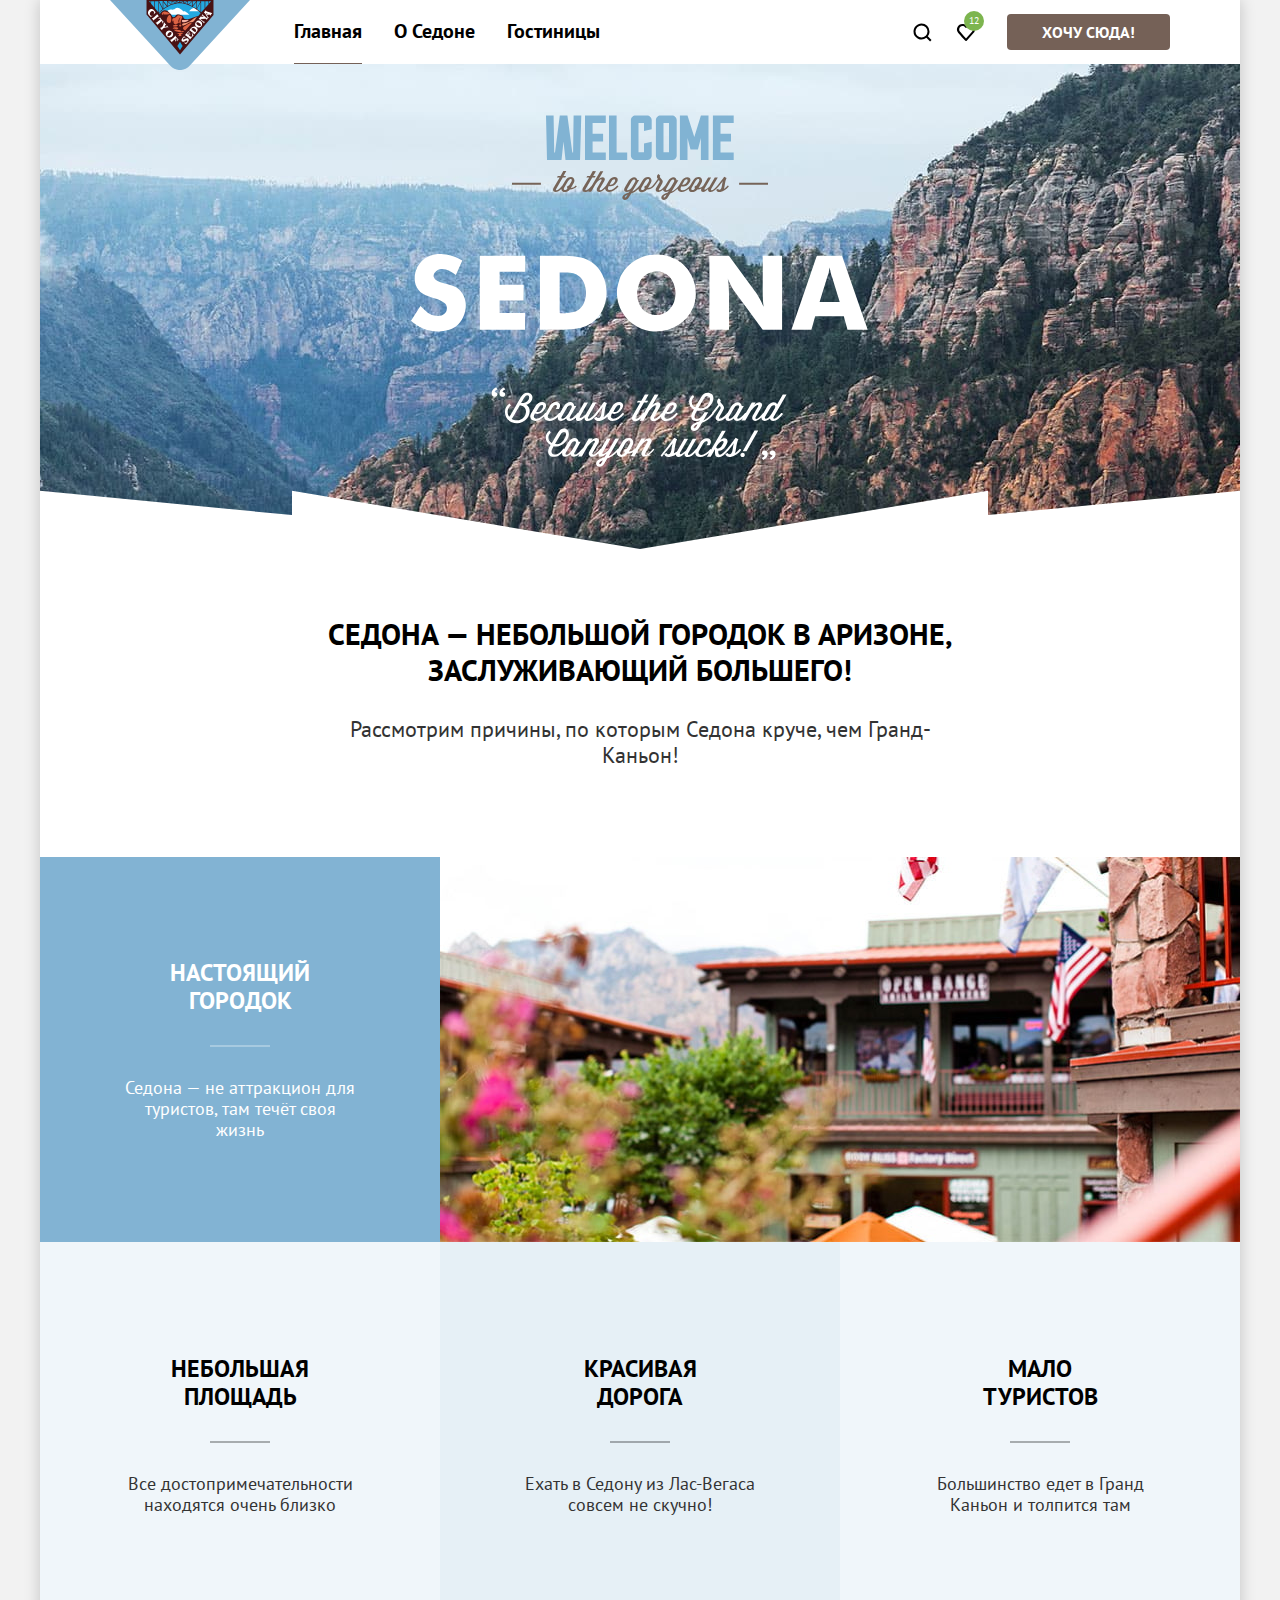
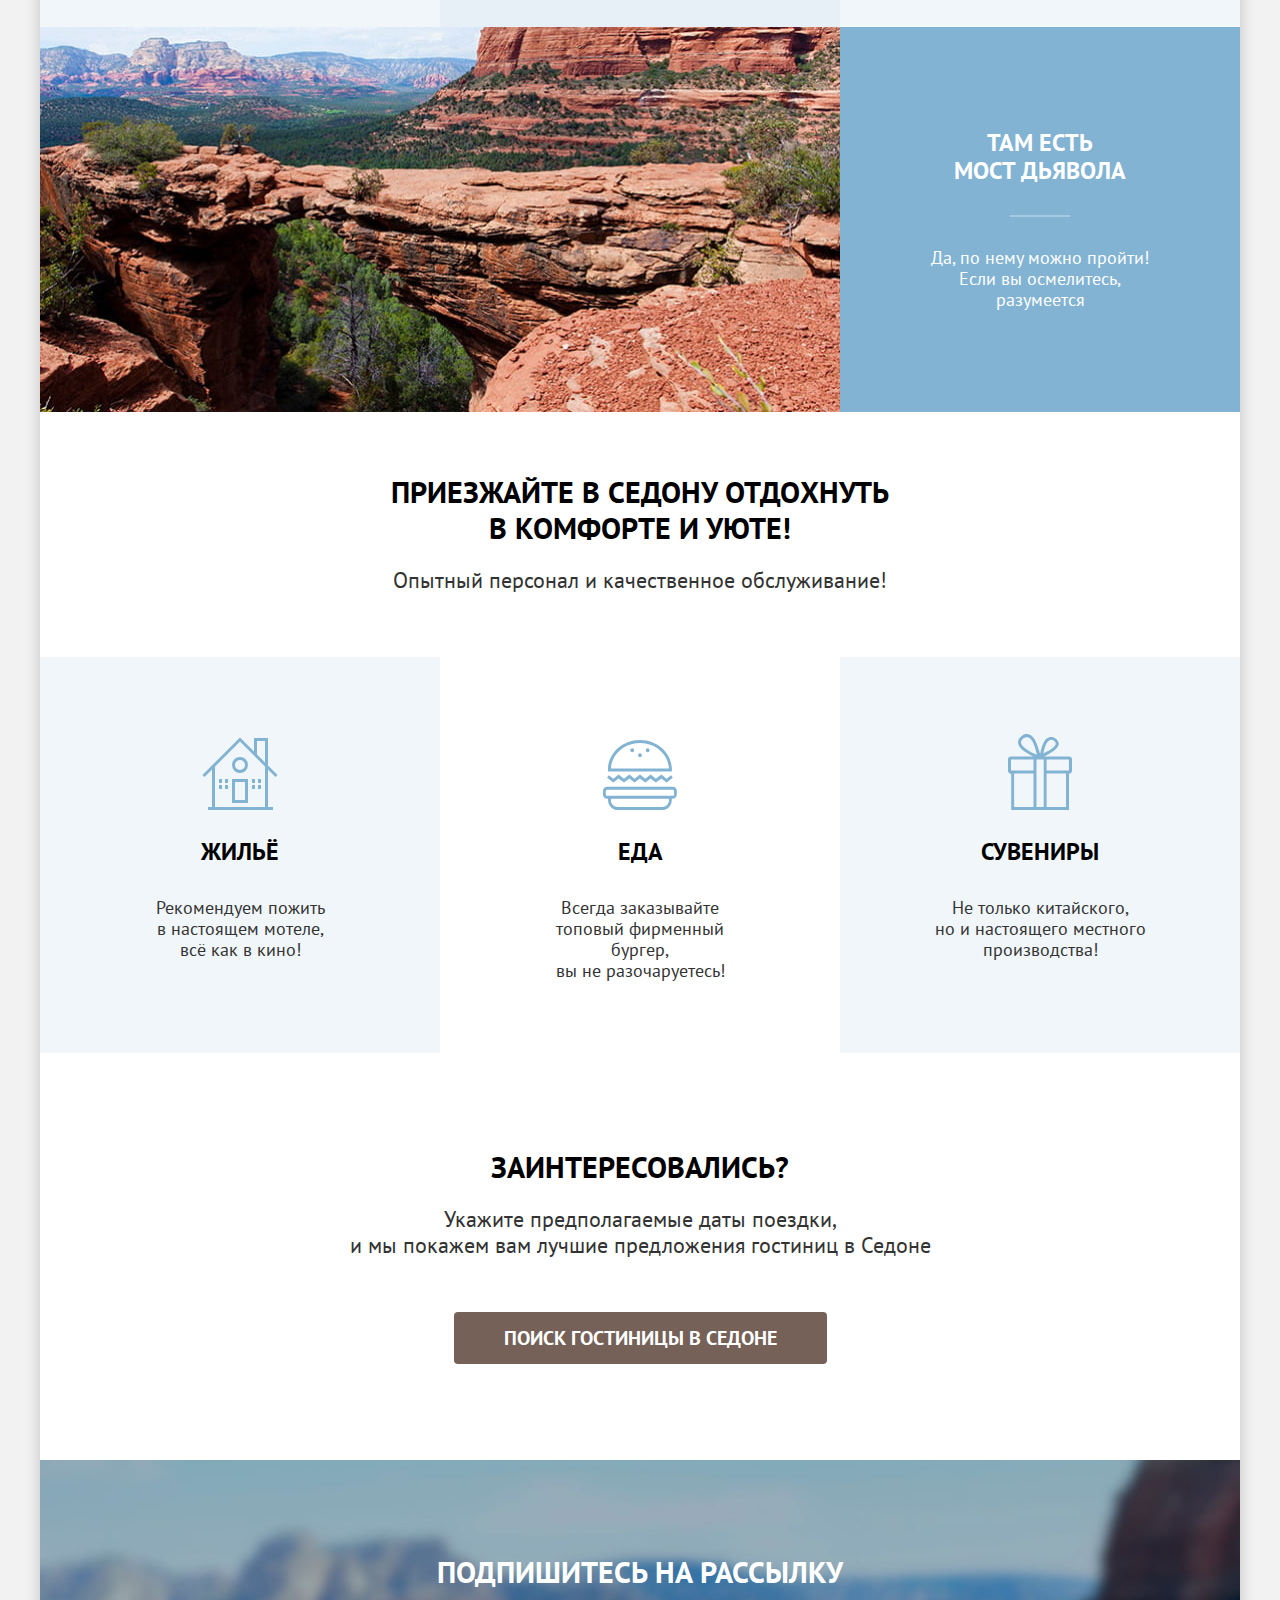
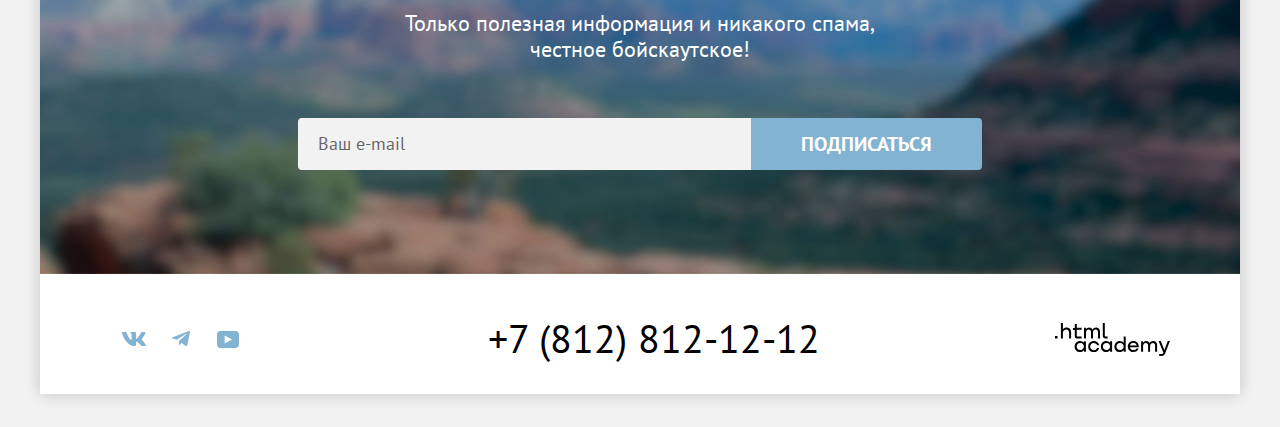
<file: index.html>
<!DOCTYPE html>
<html lang="ru">
  <head>
    <meta charset="utf-8">
    <title>HTML Academy: Седона</title>
    <link rel="icon" href="favicon.ico">
    <link rel="stylesheet" href="styles/styles.css">
  </head>
  <body>
    <div class="page-content-container">

      <!--Page-header-->
      <header class="page-header container" data-test="header">
        <nav class="navigation">
          <div class="navigation-primary">
            <a class="navigation-logo" href="" aria-current="page">
              <img class="page-header-logo" src="images/vector/sedona-logo.svg" alt="Логотип города Седона" width="140" height="70">
            </a>
            <ul class="navigation-list heading-4">
              <li class="navigation-item">
                <a class="navigation-link active" href="" aria-current="page">Главная</a>
              </li>
              <li class="navigation-item">
                <a class="navigation-link default" href="#">О Седоне</a>
              </li>
              <li class="navigation-item">
                <a class="navigation-link default" href="catalog.html">Гостиницы</a>
              </li>
            </ul>
          </div>
          <div class="navigation-secondary">
            <ul class="navigation-icons">
              <li class="navigation-menu-item">
                <a class="navigation-icon" href="#">
                  <span class="visually-hidden">Поиск</span>
                  <svg class="icon" width="20" height="20">
                    <use xlink:href="images/sprite.svg#search"></use>
                  </svg>
                </a>
              </li>
              <li class="navigation-menu-item">
                <a class="navigation-icon" href="#">
                  <span class="visually-hidden">Избранное</span>
                  <span class="navigation-counter text-micro">12
                  </span>
                  <svg class="icon" width="20" height="20">
                    <use xlink:href="images/sprite.svg#favorite"></use>
                  </svg>
                </a>
              </li>
            </ul>
            <div class="navigation-controls">
              <button class="button button-400 button-brown text-button-small" type="button">Хочу сюда!</button>
            </div>
          </div>
        </nav>
      </header>

      <!--Main-->
      <main class="main-index" data-test="main">

        <!--hero-->
        <section class="hero container" data-test="hero">
          <h1 class="visually-hidden">Добро пожаловать в Седону</h1>
          <img class="hero-image" src="images/vector/hero-image.svg" alt="Welcome to the gorgeous Sedona. Because the Grand Canyon sucks!" width="458" height="352">
        </section>

        <!--advantages-->
        <section class="advantages" data-test="advantages">
          <h2 class="visually-hidden">Преимущества городка</h2>

          <!--advantages-promo-->
          <div class="promo promo-special">
            <div class="title-caption">
              <p class="heading-2">Седона — небольшой городок в Аризоне, заслуживающий большего!</p>
              <p class="text-basic">Рассмотрим причины, по которым Седона круче, чем Гранд-Каньон!</p>
            </div>
          </div>

          <!--advantages-grid-->
          <ul class="advantages-grid advantages-first-grid">
            <li class="advantages-wrapper wrapper-blue">
              <div class="advantages-wrapper-content">
                <h3 class="heading-3">Настоящий городок</h3>
                <p class="text-blocks">Седона — не аттракцион для туристов, там течёт своя жизнь</p>
              </div>
            </li>
            <li class="advantages-image first-advantages-image">
            </li>
            <li class="advantages-wrapper wrapper-light-grey">
              <div class="advantages-wrapper-content">
                <h3 class="heading-3">Небольшая площадь</h3>
                <p class="text-blocks">Все достопримечательности находятся очень близко</p>
              </div>
            </li>
            <li class="advantages-wrapper wrapper-grey">
              <div class="advantages-wrapper-content">
                <h3 class="heading-3">Красивая дорога</h3>
                <p class="text-blocks">Ехать в Седону из Лас-Вегаса совсем не скучно!</p>
              </div>
            </li>
            <li class="advantages-wrapper wrapper-light-grey">
              <div class="advantages-wrapper-content">
                <h3 class="heading-3">Мало туристов</h3>
                <p class="text-blocks">Большинство едет в Гранд Каньон и толпится там</p>
              </div>
            </li>
            <li class="advantages-image second-advantages-image">
            </li>
            <li class="advantages-wrapper wrapper-blue">
              <div class="advantages-wrapper-content">
                <h3 class="heading-3">Там есть мост дьявола</h3>
                <p class="text-blocks">Да, по нему можно пройти! Если вы осмелитесь, разумеется</p>
              </div>
            </li>
          </ul>

          <!--advantages-promo-->
          <div class="promo">
            <div class="title-caption">
              <p class="heading-2">Приезжайте в Седону отдохнуть в&nbsp;комфорте и уюте!</p>
              <p class="text-basic">Опытный персонал и качественное обслуживание!</p>
            </div>
          </div>

          <!--advantages-grid-->
          <ul class="advantages-grid" data-test="service">
            <li class="advantages-wrapper-icon wrapper-light-grey">
              <div class="advantages-wrapper-content">
                <svg class="icon" width="84" height="84">
                  <use xlink:href="images/sprite.svg#home"></use>
                </svg>
                <h3 class="heading-3">Жильё</h3>
                <p class="text-blocks advantage-housing">Рекомендуем пожить в&nbsp;настоящем мотеле, всё как в&nbsp;кино!</p>
              </div>
            </li>
            <li class="advantages-wrapper-icon">
              <div class="advantages-wrapper-content">
                <svg class="icon" width="84" height="84">
                  <use xlink:href="images/sprite.svg#burger"></use>
                </svg>
                <h3 class="heading-3">Еда</h3>
                <p class="text-blocks advantage-food">Всегда заказывайте топовый&nbsp;фирменный бургер, вы&nbsp;не&nbsp;разочаруетесь!</p>
              </div>
            </li>
            <li class="advantages-wrapper-icon wrapper-light-grey">
              <div class="advantages-wrapper-content">
                <svg class="icon" width="84" height="84">
                  <use xlink:href="images/sprite.svg#present"></use>
                </svg>
                <h3 class="heading-3">Сувениры</h3>
                <p class="text-blocks">Не только китайского, но&nbsp;и&nbsp;настоящего местного производства!</p>
              </div>
            </li>
          </ul>
        </section>

        <!--hotel-search-->
        <section class="hotel-search" data-test="search">
          <h2 class="visually-hidden">Поиск гостиницы</h2>
          <div class="title-caption">
            <p class="heading-2">Заинтересовались?</p>
            <p class="text-basic">Укажите предполагаемые даты поездки,<br> и мы покажем вам лучшие предложения гостиниц в Седоне</p>
          </div>
          <button class="button button-500 button-brown text-button-big" type="button">Поиск гостиницы в седоне</button>
        </section>

        <!--subscribe-->
        <section class="subscribe" data-test="subscribe">
          <div class="title-caption-invert">
            <h2 class="heading-2">Подпишитесь на рассылку</h2>
            <p class="text-basic">Только полезная информация и никакого спама, честное бойскаутское!</p>
          </div>
          <form class="subscribe-form" action="https://echo.htmlacademy.ru/" method="post">
            <input class="subscribe-email-field text-checkbox" type="email" id="user-email" name="user-email" placeholder="Ваш e-mail">
            <button class="button button-500 button-blue text-button-big" type="submit">Подписаться</button>
          </form>
        </section>
      </main>

      <!--page-footer-->
      <footer class="page-footer container" data-test="footer">
        <ul class="social-list">
          <li class="social-item">
            <a class="social-button" href="https://vk.com/htmlacademy" target="_blank">
              <svg class="icon" width="24" height="14">
                <use xlink:href="images/sprite.svg#social-vk"></use>
              </svg>
              <span class="visually-hidden">VK</span>
            </a>
          </li>
          <li class="social-item">
            <a class="social-button" href="https://t.me/htmlacademy" target="_blank">
              <svg class="icon" width="18" height="16">
                <use xlink:href="images/sprite.svg#social-telegram"></use>
              </svg>
              <span class="visually-hidden">Telegram</span>
            </a>
          </li>
          <li class="social-item">
            <a class="social-button" href="https://www.youtube.com/user/htmlacademyru" target="_blank">
              <svg class="icon" width="22" height="17">
                <use xlink:href="images/sprite.svg#social-youtube"></use>
              </svg>
              <span class="visually-hidden">YouTube</span>
            </a>
          </li>
        </ul>
        <a class="footer-phone text-phone" href="tel:+78128121212">+7 (812) 812-12-12</a>
        <a class="footer-logo" href="https://htmlacademy.ru/" target="_blank">
          <span class="visually-hidden">Ссылка на сайт html academy</span>
          <svg class="icon htmlacademy-logo" width="115" height="33">
            <use xlink:href="images/sprite.svg#htmlacademy-logo"></use>
          </svg>
        </a>
      </footer>
    </div>

    <!-- modal -->
    <!-- добавить класс modal-container-active, чтобы модальное окно отображалось -->
    <div class="modal-container">
      <div class="modal">
        <button class="modal-close-button" type="button">
          <span class="visually-hidden">Закрыть окно</span>
          <svg class="icon" width="20" height="20">
            <use xlink:href="images/sprite.svg#cross"></use>
          </svg>
        </button>
        <section class="modal-content">
          <header class="modal-header">
            <h2 class="heading-2">Поиск гостиницы в Седоне</h2>
          </header>
          <form class="hotel-search-form" action="https://echo.htmlacademy.ru/" method="post">

            <!-- сетка полей -->
            <div class="hotel-search-form-fields">

              <!-- поле 1 -->
              <div class="form-label">
                <label class="heading-4" for="hotel-search-form-check-in-date">
                  Дата Заезда:
                </label>
              </div>
              <div class="input-field-caption">
                <input class="field input-field text-input fill-field" id="hotel-search-form-check-in-date" type="date" name="check-in-date" value="2020-04-17" required>
                <!-- заменить класс на input-field-caption-none для span, чтобы не было подписи -->
                <span class="input-field-caption-error text-small">Мы не можем отправить вас в прошлое.</span>
              </div>

              <!-- поле 2 -->
              <div class="form-label">
                <label class="heading-4" for="hotel-search-form-check-out-date">
                Дата Выезда:
                </label>
              </div>
              <div class="input-field-caption">
                <input class="field input-field text-input fill-field" id="hotel-search-form-check-out-date" type="date" name="check-out-date" value="2023-09-01" required>
                <span class="input-field-caption-caption text-small">На эти даты есть свободные номера. Пока есть.</span>
              </div>

              <!-- поле 3 -->
              <div class="form-label">
                <label class="heading-4" for="hotel-search-form-adult-counter-field">
                  Взрослые:
                </label>
              </div>
              <div class="input-field-counter">
                <button class="input-number-change-button" type="button">
                  <span class="visually-hidden">Уменьшить</span>
                  <svg class="icon" width="20" height="20">
                    <use xlink:href="images/sprite.svg#minus"></use>
                  </svg>
                </button>
                <input class="field input-field-number text-input" id="hotel-search-form-adult-counter-field" type="number" name="adult-counter-field" value="2" step="1" min="0" required>
                <button class="input-number-change-button" type="button">
                  <span class="visually-hidden">Увеличить</span>
                  <svg class="icon" width="20" height="20">
                    <use xlink:href="images/sprite.svg#plus"></use>
                  </svg>
                </button>
              </div>

              <!-- поле 4 -->
              <div class="form-label label-icon grid-cell-right-align">
                <label class="heading-4" for="hotel-search-form-children-counter-field">
                  Дети:
                </label>
                <div class="tooltip">
                  <button class="tooltip-toggle" type="button" aria-labelledby="tooltip-label-children-counter">
                    <svg class="tooltip-icon" width="20" height="20">
                      <use xlink:href="images/sprite.svg#info"></use>
                    </svg>
                  </button>
                  <div class="tooltip-description text-tooltip" role="tooltip" id="tooltip-label-children-counter">Укажите количество детей, которые будут с вами, возраст которых от 6 до 18 лет. Дети до 6 лет размещаются бесплатно.</div>
                </div>
              </div>
              <div class="input-field-counter">
                <button class="input-number-change-button" type="button">
                  <span class="visually-hidden">Увеличить</span>
                  <svg class="icon" width="20" height="20">
                    <use xlink:href="images/sprite.svg#minus"></use>
                  </svg>
                </button>
                <input class="field input-field-number text-input" id="hotel-search-form-children-counter-field" type="number" name="children-counter-field" value="2" step="1" min="0" required>
                <button class="input-number-change-button" type="button">
                  <span class="visually-hidden">Увеличить</span>
                  <svg class="icon" width="20" height="20">
                    <use xlink:href="images/sprite.svg#plus"></use>
                  </svg>
                </button>
              </div>
            </div>
            <footer class="modal-footer">
              <button class="button button-600 button-blue text-button-big" type="submit">
                Найти
              </button>
            </footer>
          </form>
        </section>
      </div>
    </div>
  </body>
</html>
</file>
<file: styles/styles.css>
*,
*::before,
*::after {
 box-sizing: border-box;
 transition-duration: 180ms;
}

body {
  margin: 0;
  font-family: "PT Sans", "Arial", sans-serif;
  font-size: 16px;
  font-style: normal;
  font-weight: 400;
  line-height: 21px;
  color: var(--text-primary);
  background-color: var(--main-gray);
}

.visually-hidden {
  position: absolute;
  width: 1px;
  height: 1px;
  margin: -1px;
  clip: rect(0 0 0 0);
}

.page-content-container {
  position: relative;
  width: 1200px;
  height: auto;
  min-height: 100vh;
  margin: auto;
  padding-bottom: 120px;
  background-color: var(--main-primary);
  box-shadow: rgb(0 0 0 / 0.2) 0 0 15px 0;
}

.icon {
  fill: var(--icon-primary);
}

.container {
  padding: 0 70px;
}






/* colors */


:root{

  /* main */

  --main-primary: #ffffff;
  --main-secondary: #e6e6e6;
  --main-light:rgba(131, 179, 211, 0.2);
  --main-extra-light:rgba(131, 179, 211, 0.12);

  --main-brown:#756157;
  --main-brown-hover: #615048;

  --main-blue:#82b3d3;
  --main-blue-hover:#68a2ca;

  --main-green:#7db54f;
  --main-green-hover:#6c9e42;

  --main-gray: #f2f2f2;
  --main-gray-hover: #e6e6e6;

  --main-disabled: #e5e5e5;

  --main-dark: #333333;

  /* text */

  --text-primary:#000000;
  --text-secondary:#333333;

  --text-primary-invert:#ffffff;
  --text-secondary-invert:rgba(255, 255, 255, 0.6);
  --text-tertiary-invert:rgba(255, 255, 255, 0.3);

  --text-primary-hover:#756157;
  --text-primary-active:rgba(117, 97, 87, 0.3);
  --text-primary-focus:#756157;

  --text-error:#ff5757;

  /* icon */

  --icon-primary:#000000;
  --icon-primary-hover:#756157;
  --icon-primary-active:rgba(117, 97, 87, 0.3);
  --icon-primary-focus:#756157;
  --icon-tertiary: rgba(0, 0, 0, 0.3);

  --icon-secondary:#83b3d3;
  --icon-secondary-hover:#68a2ca;
  --icon-secondary-active:rgba(104, 162, 202, 0.3);
  --icon-secondary-focus:#68a2ca;

  --icon-primary-invert: #ffffff;

  /* controls */

  --field-placeholder-primary: rgba(0, 0, 0, 0.6);
  --field-placeholder-secondary: rgba(0, 0, 0, 0.3);
  --buttons-disabled:#e5e5e5;

  /* extra */

  --focus: #83b3d3;
  --backdrop: rgba(242, 242, 242, 0.8);
  --range: rgba(255, 255, 255, 0.3);
  --modal-shadow: rgba(0, 0, 0, 0.15);
}




/* fonts */


@font-face {
  font-family: "PT Sans";
  font-style: normal;
  font-weight: 400;
  src: url("../fonts/ptsans-400.woff2") format("woff2");
  font-display: swap;
}

@font-face {
  font-family: "PT Sans";
  font-style: normal;
  font-weight: 700;
  src: url("../fonts/ptsans-700.woff2") format("woff2");
  font-display: swap;
}


/* font styles - headings */


.heading-1 {
  margin: 0;
  font-family: "PT Sans", "Arial", sans-serif;
  font-style: normal;
  font-size: 60px;
  line-height: 78px; /* 130% */
  font-weight: 700;
}

.heading-2 {
  margin: 0;
  font-family: "PT Sans", "Arial", sans-serif;
  font-style: normal;
  font-size: 30px;
  line-height: 36px; /* 120% */
  font-weight: 700;
  text-transform: uppercase;
}

.heading-3 {
  margin: 0;
  font-family: "PT Sans", "Arial", sans-serif;
  font-style: normal;
  font-size: 24px;
  line-height: 28px; /* 116.667% */
  font-weight: 700;
  text-transform: uppercase;
}

.heading-3-non-case {
  margin: 0;
  font-family: "PT Sans", "Arial", sans-serif;
  font-style: normal;
  font-size: 24px;
  line-height: 28px; /* 116.667% */
  font-weight: 700;
}

.heading-4 {
  margin: 0;
  font-family: "PT Sans", "Arial", sans-serif;
  font-style: normal;
  font-size: 20px;
  line-height: 24px; /* 120% */
  font-weight: 700;
}


/* font styles - inputs */


.text-button-big {
  margin: 0;
  font-family: "PT Sans", "Arial", sans-serif;
  font-style: normal;
  font-size: 20px;
  line-height: 36px; /* 180% */
  font-weight: 700;
  text-transform: uppercase;
}

.text-button-small {
  margin: 0;
  font-family: "PT Sans", "Arial", sans-serif;
  font-style: normal;
  font-size: 16px;
  line-height: 20px; /* 125% */
  font-weight: 700;
  text-transform: uppercase;
}

.text-button-like-normal {
  margin: 0;
  font-family: "PT Sans", "Arial", sans-serif;
  font-style: normal;
  font-size: 16px;
  line-height: 20px; /* 125% */
  font-weight: 400;
  text-transform: uppercase;
}

.text-button-like-nonecase {
  margin: 0;
  font-family: "PT Sans", "Arial", sans-serif;
  font-style: normal;
  font-size: 16px;
  line-height: 20px; /* 125% */
  font-weight: 400;
}

.text-checkbox {
  margin: 0;
  font-family: "PT Sans", "Arial", sans-serif;
  font-style: normal;
  font-size: 18px;
  line-height: 24px; /* 127.778% */
  font-weight: 400;
}

.text-input {
  margin: 0;
  font-family: "PT Sans", "Arial", sans-serif;
  font-style: normal;
  font-size: 18px;
  line-height: 24px; /* 133.333% */
  font-weight: 700;
}


/* font styles - text */


.text-phone {
  margin: 0;
  font-family: "PT Sans", "Arial", sans-serif;
  font-style: normal;
  font-size: 40px;
  line-height: 40px; /* 100% */
  font-weight: 400;
  text-transform: uppercase;
}

.text-blocks {
  margin: 0;
  font-family: "PT Sans", "Arial", sans-serif;
  font-style: normal;
  font-size: 18px;
  line-height: 21px; /* 116.667% */
  font-weight: 400;
}

.text-small {
  margin: 0;
  font-family: "PT Sans", "Arial", sans-serif;
  font-style: normal;
  font-size: 16px;
  line-height: 21px; /* 131.25% */
  font-weight: 400;
}

.text-basic {
  margin: 0;
  font-family: "PT Sans", "Arial", sans-serif;
  font-style: normal;
  font-size: 22px;
  line-height: 26px; /* 118.182% */
  font-weight: 400;
}

.text-input-light {
  margin: 0;
  font-family: "PT Sans", "Arial", sans-serif;
  font-style: normal;
  font-size: 18px;
  line-height: 24px; /* 133.333% */
  font-weight: 400;
}

.text-tooltip {
  margin: 0;
  font-family: "PT Sans", "Arial", sans-serif;
  font-style: normal;
  font-size: 16px;
  line-height: 20px; /* 125% */
  font-weight: 400;
}

.text-micro {
  margin: 0;
  font-family: "PT Sans", "Arial", sans-serif;
  font-style: normal;
  font-size: 10px;
  line-height: 10px; /* 100% */
  font-weight: 400;
  text-align: center;
}




/* pages styles */


/* title-caption - заголовок + подпись */


.title-caption {
  display: flex;
  flex-direction: column;
  gap: 21px;
  text-align: center;
  color: var(--text-primary);
}

.title-caption .text-basic {
  color: var(--text-secondary);
}

.title-caption-invert {
  display: flex;
  flex-direction: column;
  gap: 20px;
  text-align: center;
  color: var(--text-primary-invert);
}

.title-caption-invert .text-basic {
  color: var(--text-primary-invert);
}


/* page-header */


.navigation {
  display: flex;
  justify-content: space-between;
}

.navigation-primary { /* navigation-primary */
  position: relative;
  display: flex;
  gap: 30px;
  padding-left: 168px;
}

.navigation-logo:link {
  position: absolute;
  left: 0;
  text-decoration: none;
  z-index: 1;
}

.navigation-list {
  display: flex;
  flex-wrap: wrap;
  margin: 0;
  padding: 0;
  list-style-type: none;
}

.navigation-link:link {
  display: flex;
  flex-direction: column;
  gap: 20px;
  margin: 0 0 -1px 0;
  padding: 19px 16px 0 16px;
  color: var(--text-primary);
  text-decoration: none;
}

.navigation-link:visited {
  color: var(--text-primary);
}

.navigation-link:hover {
  color: var(--text-primary-hover);
}

.navigation-link:active {
  color: var(--text-primary-hover);
}

.navigation-link:focus-visible {
  color: var(--text-primary-hover);
}

.default::after {
  content: "";
  width: 100%;
  height: 2px;
  background-color: none;
}

.active::after {
  content: "";
  width: 100%;
  height: 2px;
  background-color: var(--text-primary-hover);
}

.navigation-secondary { /* navigation-secondary */
  display: flex;
  gap: 19px;
  height: 64px;
  min-width: fit-content;
}

.navigation-icons {
  display: flex;
  margin: 0;
  padding: 0;
  list-style-type: none;
}

.navigation-menu-item {
  position: relative;
}

.navigation-icon {
  display: flex;
  align-items: center;
  justify-content: center;
  width: 44px;
  height: 64px;
}

.navigation-icon:link .icon {
  fill: var(--icon-primary);
}

.navigation-icon:visited .icon {
  fill: var(--icon-primary);
}

.navigation-icon:hover .icon {
  fill: var(--icon-primary-hover);
}

.navigation-icon:active .icon {
  fill: var(--icon-primary-active);
}

.navigation-icon:focus-visible .icon {
  fill: var(--icon-primary-hover);
}

.navigation-counter {
  position: absolute;
  top: 11px;
  right: 4px;
  padding: 5px;
  color: var(--text-primary-invert);
  background-color: var(--main-green);
  border-radius: 10px;
}

.navigation-controls {
  display: flex;
  align-items: center;
  gap: 8px;
  height: 64px;
}


/* hero */


.hero {
  display: flex;
  flex-direction: column;
  align-items: center;
  gap: 25px;
  padding: 51px 0 82px 0;
  background-image: url(../images/background/hero-image.jpg);
  background-color: var(--main-light);
  background-size: cover;
  background-position: center;
  clip-path: polygon(100% 0, 100% 88%, 79% 93%, 79% 88%, 50% 100%, 21% 88%, 21% 93%, 0 88%, 0 0);
}

.hero-image {
  width: 458px;
}


/* advantages */


.advantages-grid { /* первая сетка с преимуществами */
  display: grid;
  grid-template-columns: repeat(3, 1fr);
  margin: 0;
  padding: 0;
  list-style-type: none;
}

.advantages-wrapper { /* обертка базовая белая */
  display: flex;
  align-items: center;
  justify-content: center;
  min-height: 385px;
  padding: 102px 16px;
  color: var(--text-primary);
  background-color: var(--main-primary);
}

.advantages-wrapper-icon { /* вариация обертки с иконкой внутри */
  display: flex;
  align-items: flex-start;
  justify-content: center;
  min-height: 385px;
  padding: 72px 16px;
  color: var(--text-primary);
  background-color: var(--main-primary);
}

.advantages-wrapper-content { /* контейнер для контента */
  display: flex;
  flex-direction: column;
  align-items: center;
  justify-content: center;
  gap: 30px;
  max-width: 230px;
  text-align: center;
}

.advantages-wrapper-icon .advantages-wrapper-content { /* контейнер для контента с иконкой */
  gap: 31px;
}

.wrapper-grey { /* цвет обертки серый */
  background-color: var(--main-light);
}

.wrapper-light-grey { /* цвет обертки светло-серый */
  background-color: var(--main-extra-light);
}

.wrapper-blue { /* цвет обертки голубой */
  color: var(--text-primary-invert);
  background-color: var(--main-blue);
}

.advantages-wrapper-content .text-blocks { /* цвет подписи */
  color: var(--text-secondary);
}

.wrapper-blue .text-blocks { /* цвет подписи голубой обертки */
  color: var(--text-primary-invert);
}

.advantages h3 { /* заголовок + разделитель */
  display: flex;
  flex-direction: column;
  align-items: center;
  gap: 30px;
  padding: 0 29px;
}

.advantages-first-grid h3::after { /* разделитель */
  content: "";
  width: 60px;
  height: 2px;
  background-color: currentColor;
  opacity: 30%;
}

.advantages-wrapper-content .icon { /* иконка */
  margin-bottom: -6px;
  fill: var(--icon-secondary);
}

.advantages-image {
  width: 100%;
  height: 100%;
  padding: 0;
  background-size: cover;
  background-position: center;
}

.first-advantages-image {
  grid-column: 2/4;
  background-image: url(../images/background/sedona-house.jpg);
  background-color: var(--main-extra-light);
}

.second-advantages-image {
  grid-column: 1/3;
  background-image: url(../images/background/canyon.jpg);
  background-color: var(--main-extra-light);
}

.advantage-housing { /* special size */
  max-width: 192px;
}


/* promo */


.promo { /* промо-заголовок + описание */
  display: flex;
  flex-direction: column;
  align-items: center;
  justify-content: center;
  padding: 62px 16px 64px 16px;
}

.promo-special { /* промоблок под hero */
  padding: 67px 16px 89px 16px ;
}

.promo .title-caption { /* контейнер с текстом в промоблоке */
  max-width: 656px;
}

.promo-special .title-caption { /* увеличенный гэп для текста */
  gap: 28px;
}


/* hotel-search */


.hotel-search {
  display: flex;
  flex-direction: column;
  align-items: center;
  justify-content: center;
  gap: 54px;
  min-height: 406px;
  padding: 96px 16px;
}

.hotel-search .title-caption {
  max-width: 656px;
}


/* subscribe */


.subscribe { /* контейнер */
  display: flex;
  flex-direction: column;
  align-items: center;
  justify-content: center;
  gap: 56px;
  min-height: 414px;
  padding: 94px 16px 104px 16px;
  background-image: url(../images/background/canyon-blur-1.jpg);
  background-color: var(--field-placeholder-primary);
  background-size: cover;
  background-position: center;
}

.subscribe-transparent { /* контейнер без фона */
  background-image: none;
  background-color: var(--main-primary);
}

.subscribe .title-caption,
.subscribe .title-caption-invert {
  max-width: 476px;
}

.subscribe-form { /* поле + кнопка */
  display: flex;
  gap: 0;
  width: 100%;
  max-width: 684px;
}

.subscribe .subscribe-email-field { /* поле */
  width: 100%;
}

.subscribe .button { /* кнопка */
  border-radius:  0 4px 4px 0;
}


/* inner-header */


.catalog-header {
  display: flex;
  flex-direction: column;
  gap: 39px;
  padding: 35px 70px 70px;
  color: var(--text-primary-invert);
  background-image: url(../images/background/canyon-blur-2.jpg);
  background-color: var(--field-placeholder-primary);
  background-size: cover;
}

.inner-header {
  display: flex;
  flex-direction: column;
  gap: 8px;
}


/* filters */


.filter-form { /* блок с фильтрами */
  display: flex;
  justify-content: space-between;
}

.filter-form-group { /* fieldset */
  display: flex;
  flex-direction: column;
  gap: 44px;
  margin: 0 40px 0 0;
  padding: 0;
  border: 0;
}

.filter-type { /* filter-type */
  margin-right: 120px;
}

.filter-cost { /* блок со стоимостью */
 max-width: 288px;
}

.filter-form-list { /* fieldset list */
  display: flex;
  flex-direction: column;
  gap: 15px;
  margin: 0;
  padding: 0;
  list-style-type: none;
}

.filter-form-title { /* fieldset title */
  margin-bottom: 32px;
  padding: 0;
}


/* поля от до */


.range-fields { /* группа полей-счетчиков */
  display: inline-flex;
  gap: 2px;
  width: 288px;
  border-radius: 4px;
}

.input-field-range { /* поле-счетчик + лейбл */
  position: relative;
  display: flex;
  width: 143px;
  align-items: center;
}

.input-field-range .field {
  display: inline-block;
  width: 100%;
  padding-right: 48px;
}

.range-field-label { /* лейбл для поля-счетчика */
  position: absolute;
  right: 20px;
  color: var(--field-placeholder-secondary);
}

.input-field-range .first-range-field { /* скругления первого поля-счетчика */
  border-radius: 4px 0 0 4px;
}

.input-field-range .second-range-field { /* скругления первого поля-счетчика */
  border-radius: 0 4px 4px 0;
}


/* filter-controls */


.filter-form-controls { /* контролы фильтров */
  display: flex;
  flex-direction: column;
  gap: 32px;
  width: 191px;
  padding-top: 56px;
}


/* listing */


.listing { /* настройка отображения + плитки + пагинация */
  display: flex;
  flex-direction: column;
  gap: 39px;
  padding: 50px 70px 60px 70px;
}


/* catalog-settings */


.catalog-settings {
  display: flex;
  justify-content: space-between;
  align-items: center;
}

.catalog-sort {
  display: flex;
  gap: 70px;
}
.catalog-view-list {
  display: flex;
  gap: 8px;
  margin: 0;
  padding: 0;
  list-style-type: none;
}


/* catalog-products */


.products { /* сетка карточек + разделитель */
  display: flex;
  flex-direction: column;
  gap: 40px;
}

.product-list { /* сетка карточек */
  display: grid;
  grid-template-columns: repeat(3, 1fr);
  grid-template-rows: repeat(2, auto);
  gap: 20px;
  margin: 0;
  padding: 0;
  list-style-type: none;
}

.products::after { /* разделитель под выдачей */
  content: '';
  width: 100%;
  height: 1px;
  background-color: var(--main-secondary);
}


/* product-item */


.product-item { /* карточка */
  display: flex;
  flex-direction: column;
  gap: 16px;
  padding: 20px 19px;
  background-color: var(--main-primary);
  border: 1px solid var(--main-secondary);
  border-radius: 4px;
}

.product-item .product-item-image {
  width: 100%;
  background-color: var(--main-light);
  object-fit: cover;
}

.product-item-parameters { /* блок с параметрами */
  display: flex;
  gap: 20px;
  justify-content: space-between;
}

.product-item-actions { /* кнопки */
  display: flex;
  gap: 20px;
}

.product-item-actions .button {
  width: 100%;
  padding-right: 12px;
  padding-left: 12px;
  text-decoration: none;
}

.rating { /* звезды + рейтинг */
  display: flex;
  align-items: center;
  gap: 20px;
}

.rating-star-list { /* список звезд */
  display: flex;
  align-items: center;
  gap: 4px;
  width: 100%;
  margin: 4px 0 0 -1px;
  padding: 0;
  list-style-type: none;
}

.rating-star .icon { /* иконка звезды */
  fill: var(--icon-secondary);
  display: block;
}

.star-not-active { /* скрытая звезда */
  display: none;
}

.rating-value { /* звезды и рейтинг */
  width: 100%;
  padding: 8px 0;
  text-align: center;
  background-color: var(--main-gray);
  border-radius: 4px;
}


/* catalog-pagination */


.pagination-list {
  display: flex;
  gap: 8px;
  margin: 0;
  padding: 0;
  list-style-type: none;
}


/* footer */


.page-footer {
  position: absolute;
  bottom: 0;
  display: flex;
  flex-wrap: wrap;
  align-items: center;
  justify-content: space-between;
  width: 100%;
  padding: 45px 70px 35px 70px;
}

.social-list {
  display: flex;
  margin: 3px 0 0 0;
  padding: 0;
  list-style-type: none;
}

.social-item {
  width: 100%;
  height: 100%;
}

.social-button { /* контейнер с иконкой соц. сети */
  display: flex;
  align-items: center;
  justify-content: center;
  width: 47px;
  height: 40px;
  outline: none;
}

.social-button:link .icon { /* ссылка на соц. сеть */
  fill: var(--icon-secondary);
}

.social-button:visited .icon {
  fill: var(--icon-secondary);
}

.social-button:hover .icon {
  fill: var(--icon-secondary-hover);
}

.social-button:active .icon {
  fill: var(--icon-secondary-active);
}

.social-button:focus-visible .icon {
  fill: var(--icon-secondary-hover);
}

.footer-phone:link { /* телефон */
  min-width: 332px;
  padding-left: 2px;
  color: var(--text-primary);
  text-decoration: none;
  outline: none;
}

.footer-phone:visited {
  color: var(--text-primary);
}

.footer-phone:hover {
  color: var(--text-primary-hover);
}

.footer-phone:active {
  color: var(--text-primary-active);
}

.footer-phone:focus-visible {
  color: var(--text-primary-hover);
}

.footer-logo {
  margin-top: 4px;
  outline: none;
}

.footer-logo .icon {
  display: flex;
}

.footer-logo:link .icon {  /* ссылка на сайт Html academy */
  display: flex;
}

.footer-logo:visited .icon {
  fill: var(--icon-primary);
}

.footer-logo:hover .icon {
  fill: var(--icon-primary-hover);
}

.footer-logo:active .icon {
  fill: var(--icon-primary-active);
}

.footer-logo:focus-visible .icon {
  fill: var(--icon-primary-hover);
}


/* modal */


.modal-container { /* окно с бекдропом */
  position: fixed;
  top: 0;
  left: 0;
  display: none;
  width: 100%;
  height: 100%;
  background-color: var(--backdrop);
  z-index: 2;
}

.modal { /* диалоговое окно */
  position: relative;
  width: 716px;
  margin: auto;
  padding: 62px 70px;
  background-color: var(--main-primary);
  border-radius: 30px;
  box-shadow: 0 25px 50px 0 var(--modal-shadow);
}

.modal-container-active { /* класс, скрывающий окно */
  display: flex;
}


/* modal form */


.modal header { /* шапка модального окна */
  margin-bottom: 66px;
  margin-right: 64px;
}

.modal-footer { /* футер модального окна */
  margin-top: 48px;
}

.modal-footer .button { /* CTA в футере */
  width: 100%;
}

.hotel-search-form-fields { /* сетка полей */
  display: grid;
  grid-template-columns: 119px 110px 1fr 110px;
  grid-template-rows: repeat(3, auto);
  align-items: baseline;
  justify-items: stretch;
  row-gap: 24px;
  column-gap: 18px;
}

.grid-cell-right-align { /* выравнивает контент ячейки по правому краю */
  justify-self: right;
  align-self: center;
}

.hotel-search-form-fields .input-field-caption { /* поля тянутся на несколько колонок */
  grid-column: 2/5;
}

.hotel-search-form-fields .form-label { /* выравнивает лейблы в форме по вертикали */
  display: flex;
  align-self: flex-start;
  align-items: flex-start;
  min-height: 48px;
  padding-top: 11px;
}

.label-icon {
  display: flex;
}




/* controls */


/* button */


/*
Текстовые стили
button-600: text-button-big
button-500: text-button-big
button-400: text-button-small
button-pagination: text-button-big
*/

.button {  /* кнопка, базовые параметры */
  text-align: center;
  color: var(--text-primary-invert);
  border: 3px solid transparent;
  outline: none;
}

.button-600 { /* размер большой */
  padding: 9px 47px;
  border-radius: 10px;
  min-width: fit-content;
}

.button-500 {  /* размер средний */
  padding: 5px 47px;
  border-radius: 4px;
  min-width: fit-content;
}

.button-400 {  /* размер маленький */
  padding: 5px 32px;
  border-radius: 4px;
  min-width: fit-content;
}

.button:active { /* текст светлеет при нажатии */
  color: var(--text-tertiary-invert);
}

.button-blue { /* стиль голубой */
  background-color: var(--main-blue);
}

.button-blue:hover {
  background-color: var(--main-blue-hover);
  cursor: pointer;
}

.button-blue:active {
  background-color: var(--main-blue);
}

.button-blue:focus {
  background-color: var(--main-blue-hover);
}

.button-blue:focus-visible {
  background-color: var(--main-blue-hover);
}

.button-blue:disabled {
  background-color: var(--buttons-disabled);
}

.button-brown { /* стиль коричневый */
  background-color: var(--main-brown);
}

.button-brown:hover {
  background-color: var(--main-brown-hover);
  cursor: pointer;
}

.button-brown:active {
  background-color: var(--main-brown);
  border: 3px solid transparent;
}

.button-brown:focus {
  background-color: var(--main-brown-hover);
}

.button-brown:focus-visible {
  background-color: var(--main-brown-hover);
}

.button-brown:disabled {
  background-color: var(--buttons-disabled);
}

.button-green { /* стиль зеленый */
  background-color: var(--main-green);
}

.button-green:hover {
  background-color: var(--main-green-hover);
  cursor: pointer;
}

.button-green:active {
  background-color: var(--main-green);
}

.button-green:focus {
  background-color: var(--main-green-hover);
}

.button-green:focus-visible {
  background-color: var(--main-green-hover);
}

.button-green:disabled {
  background-color: var(--buttons-disabled);
}

.button-transparent-invert { /* стиль прозрачный */
  background-color: transparent;
}

.button-transparent-invert:hover {
  opacity: 60%;
  cursor: pointer;
}

.button-transparent-invert:active {
  color: var(--text-tertiary-invert);
}

.button-transparent-invert:focus-visible {
  border: 3px solid var(--main-blue);
}

.button-transparent-invert:disabled {
  opacity: 10%;
}


/* modal-close-button */


.modal-close-button { /* кнопка закрытия модального окна */
  position: absolute;
  top: 65px;
  right: 52px;
  display: flex;
  align-items: center;
  justify-content: center;
  width: 52px;
  height: 52px;
  padding: 0;
  background-color: var(--main-gray);
  border: 3px solid transparent;
  border-radius: 50%;
  outline: none;
}

.modal-close-button:hover {
  background-color: var(--main-gray-hover);
  cursor: pointer;
}

.modal-close-button:focus {
  background-color: var(--main-gray-hover);
}

.modal-close-button:focus-visible {
  background-color: var(--main-gray-hover);
  border: 3px solid var(--main-blue);
}

.modal-close-button:active .icon {
  opacity: 30%;
}

.modal-close-button .icon {
  fill: var(--icon-primary);
}


/* pagination */


.button-pagination { /* размер для пагинации */
  display: flex;
  align-items: center;
  justify-content: center;
  width: 60px;
  height: 60px;
  color: var(--text-primary);
  border: 1px solid transparent;
  border-radius: 4px;
  text-decoration: none;
}

.button-pagination:hover {
  cursor: pointer;
}

.button-pagination-grey { /* стиль серый */
  background-color: var(--main-gray);
  outline: none;
}

.button-pagination-white { /* стиль белый */
  background-color: var(--main-primary);
}

.button-pagination-blue { /* стиль голубой */
  color: var(--text-primary-invert);
  background-color: var(--main-blue);
  outline: none;
}

.button-pagination-blue:hover {
  background-color: var(--main-blue-hover);
  border: 1px solid var(--main-blue);
}

.button-pagination-blue:active {
  background-color: var(--main-blue);
  color: var(--text-tertiary-invert);
}

.button-pagination-blue:focus-visible {
  background-color: var(--main-blue-hover);
  border: 1px solid var(--main-blue);
}

.button-pagination:disabled {
  opacity: 50%;
}


/* breadcrumbs */


.breadcrumbs { /* контейнер с крошками */
  display: flex;
  align-items: center;
  gap: 10px;
  height: 22px;
  margin: 0 0 0 -3px;
  padding: 0;
  list-style-type: none;
}

.breadcrumbs-link .icon { /* иконка в хлебных крошках */
  display: flex;
  fill: var(--text-primary-invert);
}

.breadcrumbs-link:link { /* ссылка-текст */
  display: flex;
  align-items: center;
  gap: 6px;
  color: var(--text-primary-invert);
  text-decoration: none;
  outline: none;
}

.breadcrumbs-link:visited {
  color: var(--text-primary-invert);
}

.breadcrumbs-item:not(:last-child) .breadcrumbs-link:hover,
.breadcrumbs-item:not(:last-child) .breadcrumbs-link:hover .icon {
  color: var(--text-secondary-invert);
  fill: var(--text-secondary-invert);
}

.breadcrumbs-item:not(:last-child) .breadcrumbs-link:active,
.breadcrumbs-item:not(:last-child) .breadcrumbs-link:active .icon {
  color: var(--text-tertiary-invert);
  fill: var(--text-tertiary-invert);
}

.breadcrumbs-item:not(:last-child) .breadcrumbs-link:focus-visible,
.breadcrumbs-item:not(:last-child) .breadcrumbs-lin:focus-visible .icon {
  color: var(--text-primary-invert);
  fill: var(--text-primary-invert);
}

.breadcrumbs-item:not(:last-child) .breadcrumbs-link::after { /* стрелка вправо после ссылки */
  content: "";
  display: flex;
  align-items: center;
  justify-content: center;
  width: 8px;
  height: 20px;
  background-image: url(../images/vector/icons/arrow.svg);
  background-position: center;
  background-repeat: no-repeat;
  fill: var(--icon-primary-invert);
  cursor: default;
}

.breadcrumbs-page-name { /* выравнивает текст отноистельно иконок */
  margin-bottom: 1px;
}

.breadcrumbs-item:last-child .breadcrumbs-link:hover { /* последняя ссылка c курсором стрелкой */
  cursor: default;
}


/* tabs */


.tab:link { /* неактивный пункт */
  display: flex;
  align-items: center;
  justify-content: center;
  width: 48px;
  height: 48px;
  background-color: var(--main-primary);
  border: 2px solid var(--main-disabled);
  border-radius: 4px;
  text-decoration: none;
  outline: none;
}

.tab:visited {
  border: 2px solid var(--main-disabled);
}

.tab:hover {
  border: 2px solid var(--icon-primary);
}

.tab:active {
  border: 2px solid var(--icon-primary);
}

.tab:focus-visible {
  border: 2px solid var(--icon-secondary-hover);
}

.tab:disabled {
  opacity: 50%;
}

.tab-current { /* активный пункт */
  display: flex;
  align-items: center;
  justify-content: center;
  width: 48px;
  height: 48px;
  background-color: var(--main-primary);
  border: 2px solid var(--icon-primary);
  border-radius: 4px;
  outline: none;
}

.tab-current:hover {
  border: 2px solid var(--icon-primary);
}

.tab-current:active {
  border: 2px solid var(--icon-primary);
}

.tab-current:focus-visible {
  border: 2px solid var(--icon-secondary-hover);
}

.tab-current:disabled {
  opacity: 50%;
}


/* label */


label:hover { /* лапка на лейбле формы */
  cursor: pointer;
}


/* control - чекбокс/радио + лэйбл */


.control {
  cursor: pointer;
}

.control:hover {
  opacity: 60%;
}

.control:active {
  opacity: 30%;
}


/* checkbox */


.custom-checkbox { /* скрывает нативный чекбокс */
  position: absolute;
  opacity: 0;
  z-index: -1;
}

.label-control { /* контейнер с кастонмым чекбоксом (псевдо элементом) и лейблом */
  display: flex;
  align-items: center;
  gap: 16px;
}

/* кастомный чекбокс */

/* default */

.custom-checkbox + .label-control::before {
  content: "";
  display: inline-block;
  width: 20px;
  height: 20px;
  background-color: var(--main-primary);
  background-position: center;
  border: 2px solid transparent;
  border-radius: 4px;
  outline: none;
}

.custom-checkbox:hover + .label-control::before {
  box-shadow: 0 4px 10px 0 var(--icon-tertiary);
}

.custom-checkbox:focus + .label-control::before {
  box-shadow: 0 4px 10px 0 var(--icon-tertiary);
}

.custom-checkbox:focus-visible + .label-control::before {
  box-shadow: 0 4px 10px 0 var(--icon-tertiary);
  border: 2px solid var(--main-blue);
}

.custom-checkbox:active + .label-control::before {
  box-shadow: 0 7px 15px 0 var(--icon-tertiary);
  border: 2px solid var(--main-blue);
}

.custom-checkbox:disabled + .label-control::before {
  opacity: 50%;
}

/* checked */

.custom-checkbox:checked + .label-control::before {
  background-image: url(../images/vector/icons/confirm.svg);
}

.custom-checkbox:checked:disabled + .label-control::before {
  opacity: 50%;
}


/* radio */


.custom-radio { /* скрывает нативный радио */
  position: absolute;
  opacity: 0;
  z-index: -1;
}

.label-control { /* контейнер с кастонмым чекбоксом (псевдо элементом) и лейблом */
  display: flex;
  align-items: center;
  gap: 16px;
}

/* кастомный radio */

/* default */

.custom-radio + .label-control::before {
  content: "";
  display: inline-block;
  width: 20px;
  height: 20px;
  background-color: var(--main-primary);
  background-position: center;
  border: 2px solid transparent;
  border-radius: 50%;
  outline: none;
}

.custom-radio:hover + .label-control::before {
  box-shadow: 0 4px 10px 0 var(--icon-tertiary);
}

.custom-radio:focus + .label-control::before {
  box-shadow: 0 4px 10px 0 var(--icon-tertiary);
}

.custom-radio:focus-visible + .label-control::before {
  box-shadow: 0 4px 10px 0 var(--icon-tertiary);
  border: 2px solid var(--main-blue);
}

.custom-radio:active + .label-control::before {
  box-shadow: 0 7px 15px 0 var(--icon-tertiary);
  border: 2px solid var(--main-blue);
}

.custom-radio:disabled + .label-control::before {
  opacity: 50%;
}

/* checked */

.custom-radio:checked + .label-control::before {
  background-image: url(../images/vector/icons/circle.svg);
}

.custom-radio:checked:disabled + .label-control::before {
  opacity: 50%;
}


/* input field */


/*
Текстовые стили
filled: text-input
*/


.field { /* поле, базовые параметры */
  height: 48px;
  margin: 0;
  padding: 9px 15px 9px 17px;
  color: var(--text-primary);
  background-color: var(--main-gray);
  border-radius: 4px;
  border: 3px solid transparent;
  outline: none;
}

.field:hover {
  background-color: var(--main-gray-hover);
  cursor: pointer;
}

.field:focus {
  background-color: var(--main-gray-hover);
}

.field:focus-visible {
  background-color: var(--main-gray-hover);
  border: 3px solid var(--main-blue);
}

.field:disabled {
  background-color: var(--main-gray);
  opacity: 50%;
}

.field:disabled:hover {
  background-color: var(--main-gray);
  opacity: 50%;
}

.field::placeholder {
  color: var(--text-secondary);
}

.input-field-caption { /* input-field + caption */
  display: flex;
  flex-direction: column;
  gap: 3px;
}

.input-field-caption-error { /* текст ошибки под полем */
  padding: 0 20px;
  color: var(--text-error);
}

.input-field-caption-caption { /* текст подписи под полем */
  padding: 0 20px;
  color: var(--text-secondary);
}

.input-field-caption-none { /* без подписи под полем */
  display: none;
}


/* input field - subscribe */


.subscribe-email-field { /* поле email, базовые параметры */
  margin: 0;
  padding: 11px 17px;
  color: var(--text-primary);
  background-color: var(--main-gray);
  border-radius: 4px 0 0 4px;
  border: 3px solid transparent;
  outline: none;
}

.subscribe-email-field:hover {
  background-color: var(--main-gray-hover);
  cursor: pointer;
}

.subscribe-email-field:focus {
  background-color: var(--main-gray-hover);
}

.subscribe-email-field:focus-visible {
  background-color: var(--main-gray-hover);
  border: 3px solid var(--main-blue);
}

.subscribe-email-field:disabled {
  background-color: var(--main-gray);
  opacity: 50%;
}

.subscribe-email-field:disabled:hover {
  background-color: var(--main-gray);
  opacity: 50%;
}

.subscribe-email-field::placeholder {
  color: var(--field-placeholder-primary);
}

.subscribe-email-field:invalid::after { /* поле с ошибкой */
  content: 'Текст ошибки';
  color: var(--text-error);
}

.subscribe-email-field:focus:invalid::after {
  content: 'Текст ошибки';
  color: var(--text-error);
}


/* input-date */


/* кастомная иконка календаря */

input[type=date]::-webkit-calendar-picker-indicator {
  display: flex;
  width: 20px;
  height: 20px;
  background-image: url(../images/vector/icons/calendar.svg);
  background-position: center;
  background-repeat: no-repeat;
}

input[type=date]::-webkit-calendar-picker-indicator:hover {
  cursor: pointer;
}


/* select */


.select { /* селект, базовые параметры */
  width: 292px;
  height: 48px;
  margin: 0;
  padding: 0 44px 0 18px;
  color: var(--text-primary);
  background-image: url(../images/vector/icons/discloser.svg);
  background-position: center right 12px;
  background-repeat: no-repeat;
  background-color: var(--main-primary);
  border: 2px solid var(--main-disabled);
  border-radius: 4px;
  cursor: pointer;
  outline: none;
  appearance: none;
  -webkit-appearance: none; /* Safari и Chrome */
  -moz-appearance: none; /* Mozilla */
  -ms-appearance: none; /* IE */
}

.select:hover {
  border: 2px solid var(--main-blue);
}

.select:focus {
  border: 2px solid var(--main-disabled);
}

.select:focus-visible {
  border: 2px solid var(--main-blue);
}

.select:focus-visible:hover {
  border: 2px solid var(--main-blue);
}

.select:active {
  border: 2px solid var(--main-disabled);
}

.select:disabled {
  color: var(--field-placeholder-secondary);
  border: 2px solid var(--field-placeholder-secondary);
}


/* input-field-range (input number, работающие совместно с range ) */


/* убирает нативные кнопки из поля */

input[type='number']::-webkit-outer-spin-button,
input[type='number']::-webkit-inner-spin-button {
  -webkit-appearance: none;
}

input[type='number'] {
  -moz-appearance: textfield;
}


/* input-field-counter (input number, управляемый кнопками плюс и минус) */


.input-field-counter { /* числовое поле + кнопки плюс и минус */
  display: flex;
  align-items: center;
  border-radius: 4px;
  overflow: hidden;
}

.input-field-number { /* числовое поле ввода */
  border-radius: 0;
  width: 100%;
  padding: 0;
  text-align: center;
}

.input-number-change-button { /* кнопка плюс или минус */
  display: inline-block;
  width: 40px;
  height: 48px;
  background-color: var(--main-gray);
  border: 2px solid transparent;
  outline: none;
}

.input-number-change-button .icon { /* иконка плюс или минус */
  display: flex;
  width: 22px;
  height: 22px;
  fill: var(--icon-primary-active);
}

.input-number-change-button:hover {
  cursor: pointer;
}

.input-number-change-button:hover .icon {
  fill: var(--icon-primary);
}

.input-number-change-button:focus-visible {
  border: 2px solid var(--focus);
}

.input-number-change-button:focus-visible .icon {
  fill: var(--icon-primary);
}

.input-number-change-button:disabled .icon {
  opacity: 10%;
}


/* tooltip */


.tooltip { /* контейнер со скрытым тултипом */
  position: relative;
  display: inline-flex;
  align-items: center;
  margin-left: 11px;
  margin-right: 28px;
}

.tooltip-toggle { /* кнопка, раскрывающая тултип */
  display: inline-flex;
  align-items: center;
  justify-content: center;
  width: 26px;
  height: 26px;
  margin: 0;
  padding: 0;
  background-color: var(--main-blue);
  border: none;
  border-radius: 50%;
}

.tooltip-toggle:hover,
.tooltip-toggle:focus {
  background-color: var(--main-blue-hover);
  cursor: pointer;
}

.tooltip-icon { /* иконка в кнопке тултипа */
  width: 20px;
  height: 20px;
  fill: var(--icon-primary-invert);
}

.tooltip-description { /* подсказка */
  position: absolute;
  display: none;
  top: 100%;
  left: 50%;
  width: 256px;
  margin-top: 15px;
  padding: 18px 18px 24px 22px;
  color: var(--text-primary-invert);
  background-color: var(--main-dark);
  border-radius: 10px;
  transform: translateX(-50%);
  z-index: 1;
}

.tooltip:hover .tooltip-description, /* показывает подсказку по наведению */
.tooltip:focus .tooltip-description,
.tooltip:focus-visible .tooltip-description {
  display: block;
  cursor: default;
}

.tooltip-description::before {
  content: "";
  position: absolute;
  top: -9px;
  left: 50%;
  width: 20px;
  height: 9px;
  background-image: url(../images/vector/icons/tooltip-triangle.svg);
  transform: translateX(-50%);
}


/* input-range */


.range {
  width: 288px;
  height: 4px;
  background-color: var(--range);
}

.range-track {
  display: flex;
  align-items: center;
  justify-content: space-between;
  height: 4px;
  margin-left: 0;
  margin-right: 21%;
  background-color: var(--main-primary);
}

.range-track::before {
  content: '';
  width: 20px;
  height: 20px;
  background-color: var(--main-primary);
  border-radius: 5px;
  }

.range-track::before:hover {
  cursor: pointer;
}

.range-track::after {
  content: '';
  width: 20px;
  height: 20px;
  background-color: var(--main-primary);
  border-radius: 5px;
}

.range-track::after:hover {
  cursor: pointer;
}
</file>
